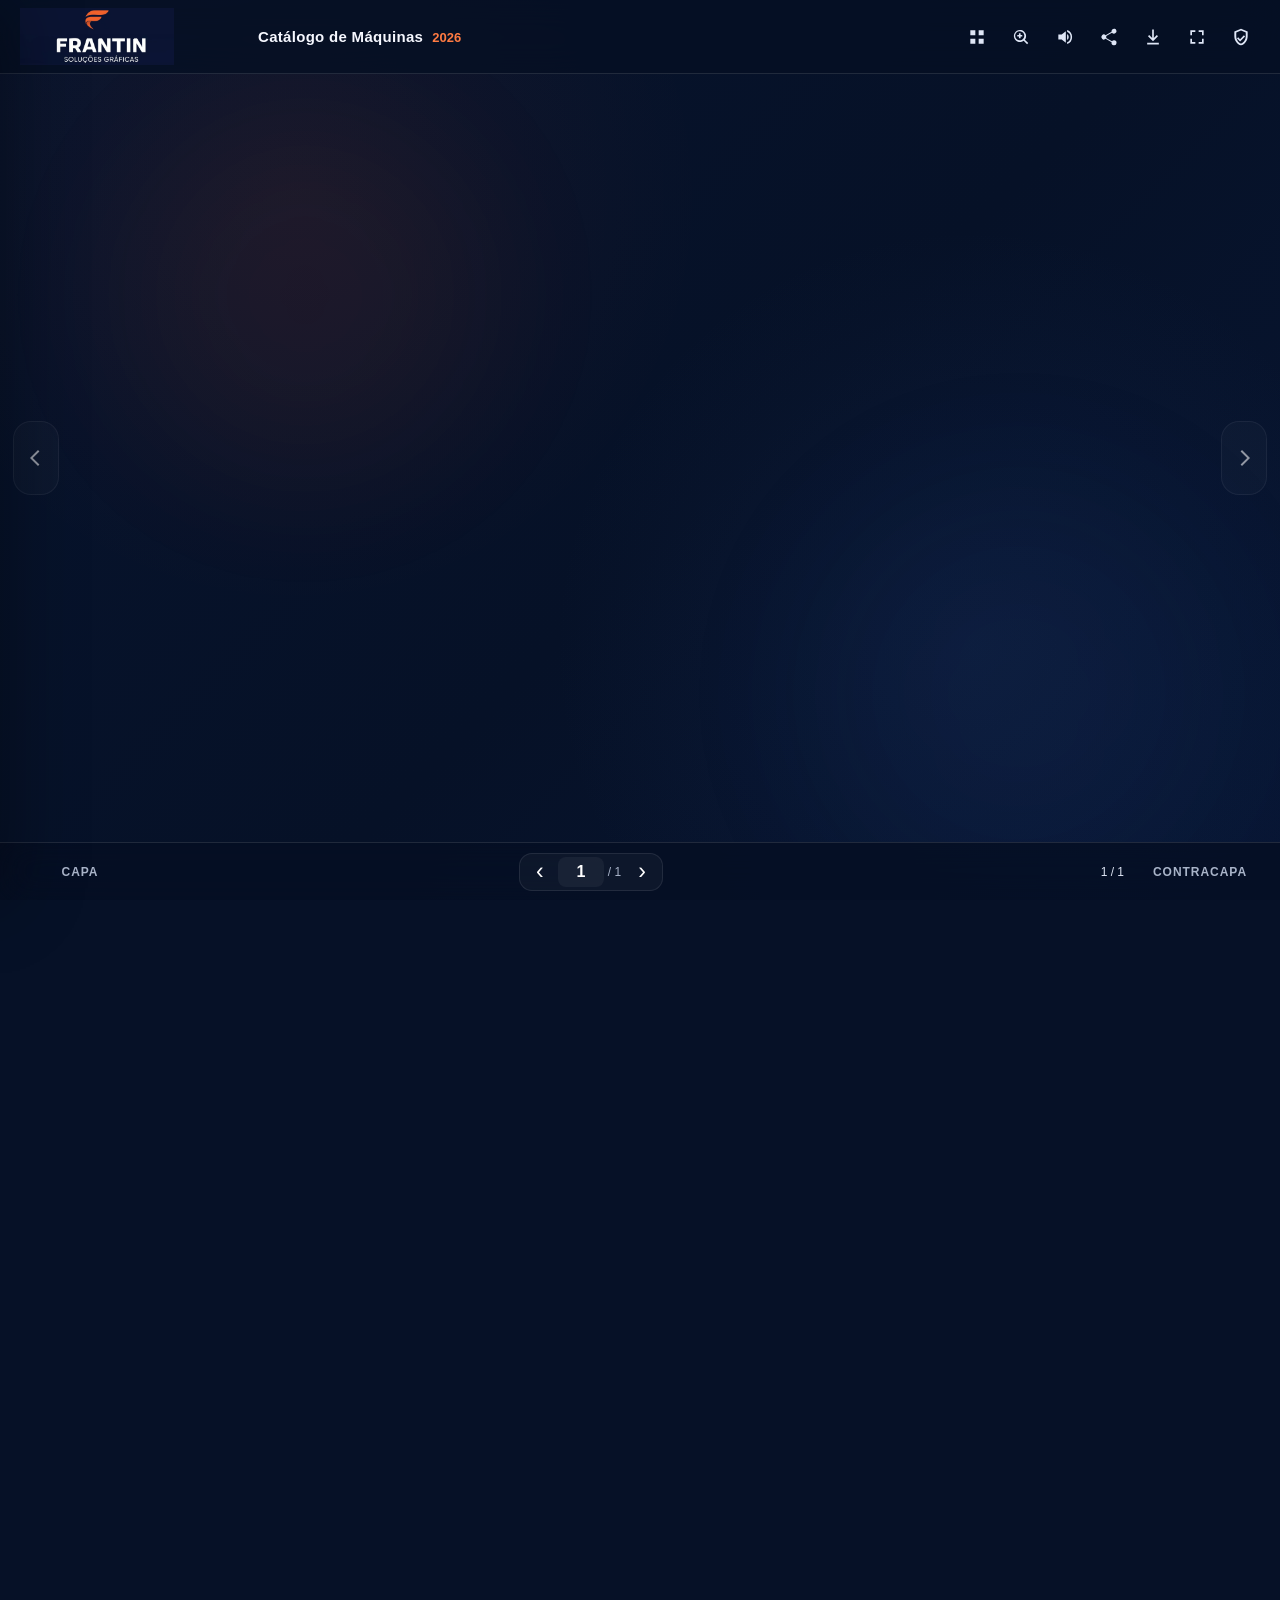
<file: index.html>
<!doctype html>
<html lang="pt-BR"><head><meta charset="utf-8"><meta name="viewport" content="width=device-width,initial-scale=1"><meta http-equiv="refresh" content="0;url=maquinas/"><meta name="robots" content="noindex"><title>Catálogos Frantin</title></head><body><p><a href="maquinas/">Abrir Catálogo de Máquinas</a></p></body></html>
</file>
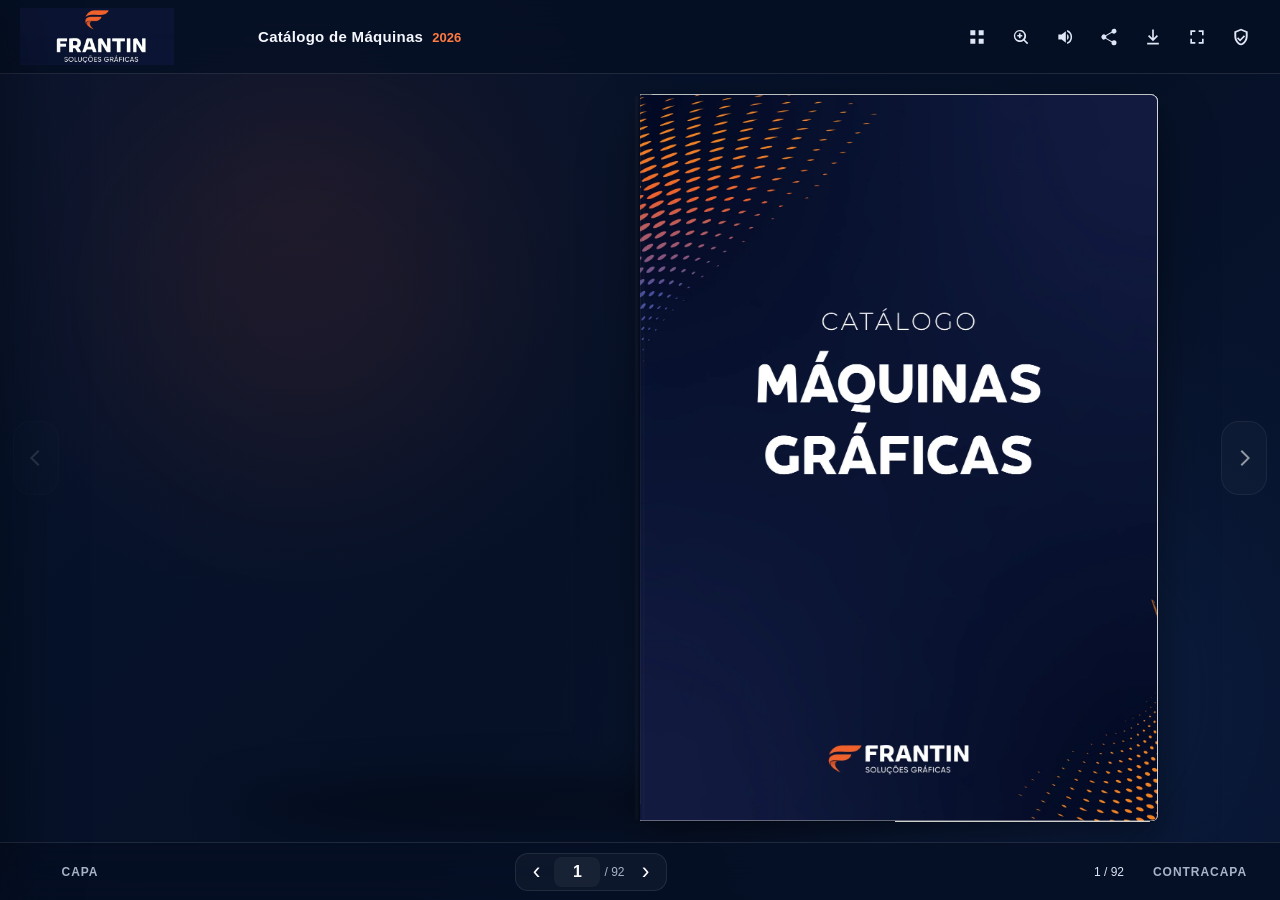
<file: maquinas/index.html>
<!doctype html>
<html lang="pt-BR">
<head>
  <meta charset="utf-8">
  <meta name="viewport" content="width=device-width, initial-scale=1, viewport-fit=cover">
  <meta name="theme-color" content="#081634">
  <meta name="referrer" content="no-referrer">
  <meta http-equiv="Content-Security-Policy" content="default-src 'self' data: blob:; img-src 'self' data: blob:; style-src 'self'; script-src 'self'; connect-src 'none'; object-src 'none'; base-uri 'none'; form-action 'none'">
  <meta name="description" content="Catálogo Frantin — Máquinas Gráficas">
  <meta property="og:type" content="website">
  <meta property="og:title" content="Catálogo Frantin — Máquinas Gráficas">
  <meta property="og:description" content="Catálogo digital de máquinas Frantin.">
  <meta property="og:url" content="https://catalogo.frantin.com.br/maquinas/">
  <link rel="canonical" href="https://catalogo.frantin.com.br/maquinas/">
  <link rel="icon" type="image/svg+xml" href="../static/brand/frantin-favicon.svg?v=2">
  <title>Catálogo Frantin — Máquinas</title>
  <link rel="stylesheet" href="../static/styles/base.css">
  <link rel="stylesheet" href="../static/styles/flipbook.css">
  <link rel="stylesheet" href="../static/styles/responsive.css">
</head>
<body>
  <div class="app-shell" id="appShell">
    <header class="topbar" aria-label="Controles do catálogo">
      <div class="brand" aria-label="Frantin Soluções Gráficas">
        <img src="../static/brand/frantin-wordmark.webp" alt="Frantin Soluções Gráficas">
      </div>

      <div class="catalog-title">
        <strong id="catalogHeaderTitle">Catálogo de Máquinas</strong>
        <span id="catalogEdition">2026</span>
      </div>

      <nav class="toolbar" aria-label="Ferramentas do catálogo">
        <button class="icon-button" id="thumbsButton" type="button" aria-label="Abrir miniaturas" aria-expanded="false" title="Miniaturas">
          <svg viewBox="0 0 24 24" aria-hidden="true"><path d="M4 4h6v6H4V4Zm10 0h6v6h-6V4ZM4 14h6v6H4v-6Zm10 0h6v6h-6v-6Z"/></svg>
        </button>
        <button class="icon-button" id="zoomButton" type="button" aria-label="Ampliar página atual" title="Ampliar">
          <svg viewBox="0 0 24 24" aria-hidden="true"><path d="m20.7 19.3-4.1-4.1a7.3 7.3 0 1 0-1.4 1.4l4.1 4.1 1.4-1.4ZM5 10.5a5.5 5.5 0 1 1 11 0 5.5 5.5 0 0 1-11 0Zm4.5-3h2v2h2v2h-2v2h-2v-2h-2v-2h2v-2Z"/></svg>
        </button>
        <button class="icon-button" id="soundButton" type="button" aria-label="Ativar som de página" aria-pressed="false" title="Som de página">
          <svg class="sound-on" viewBox="0 0 24 24" aria-hidden="true"><path d="M4 9v6h4l5 4V5L8 9H4Zm12.5 3a4.5 4.5 0 0 0-2-3.7v7.4a4.5 4.5 0 0 0 2-3.7Zm-2-8.5v2.1a7 7 0 0 1 0 12.8v2.1a9 9 0 0 0 0-17Z"/></svg>
        </button>
        <button class="icon-button" id="shareButton" type="button" aria-label="Compartilhar página atual" title="Compartilhar">
          <svg viewBox="0 0 24 24" aria-hidden="true"><path d="M18 16a3 3 0 0 0-2.4 1.2l-7-4.1a3.1 3.1 0 0 0 0-2.2l7-4.1A3 3 0 1 0 15 5c0 .2 0 .4.1.6l-7.2 4.2a3 3 0 1 0 0 4.4l7.2 4.2A3 3 0 1 0 18 16Z"/></svg>
        </button>
        <a class="icon-button" id="downloadButton" href="#" aria-label="Baixar PDF" title="Baixar PDF">
          <svg viewBox="0 0 24 24" aria-hidden="true"><path d="M11 3h2v10.2l3.6-3.6 1.4 1.4-6 6-6-6 1.4-1.4 3.6 3.6V3ZM5 19h14v2H5v-2Z"/></svg>
        </a>
        <button class="icon-button" id="fullscreenButton" type="button" aria-label="Entrar em tela cheia" title="Tela cheia">
          <svg viewBox="0 0 24 24" aria-hidden="true"><path d="M4 4h6v2H6v4H4V4Zm10 0h6v6h-2V6h-4V4ZM4 14h2v4h4v2H4v-6Zm14 0h2v6h-6v-2h4v-4Z"/></svg>
        </button>
        <a class="icon-button" href="../privacidade/" aria-label="Política de Privacidade" title="Privacidade">
          <svg viewBox="0 0 24 24" aria-hidden="true"><path d="M12 2 4 5.5V11c0 5.2 3.4 9.9 8 11 4.6-1.1 8-5.8 8-11V5.5L12 2Zm0 2.2 5.7 2.5V11c0 3.9-2.4 7.7-5.7 8.8C8.7 18.7 6.3 14.9 6.3 11V6.7L12 4.2Zm-1.1 10.4-2.3-2.3-1.4 1.4 3.7 3.7 6-6-1.4-1.4-4.6 4.6Z"/></svg>
        </a>
      </nav>
    </header>

    <main class="viewer" id="viewer">
      <div class="ambient-glow glow-a" aria-hidden="true"></div>
      <div class="ambient-glow glow-b" aria-hidden="true"></div>

      <button class="edge-button edge-prev" id="prevButton" type="button" aria-label="Página anterior">
        <svg viewBox="0 0 24 24" aria-hidden="true"><path d="m15.4 5.4-1.4-1.4-8 8 8 8 1.4-1.4L8.8 12l6.6-6.6Z"/></svg>
      </button>

      <section class="book-zone" id="bookZone" aria-label="Catálogo Frantin interativo">
        <div class="book-stage intro" id="bookStage">
          <div class="book-shadow" aria-hidden="true"></div>
          <div class="book-landscape" id="landscapeBook" aria-hidden="false"></div>
          <div class="book-portrait" id="portraitBook" aria-hidden="true">
            <div class="portrait-underlay"><img id="portraitUnderlay" alt=""></div>
            <div class="portrait-sheet" id="portraitSheet">
              <div class="portrait-face portrait-front"><img id="portraitFront" alt=""></div>
              <div class="portrait-face portrait-back"><img id="portraitBack" alt=""></div>
            </div>
          </div>
        </div>
      </section>

      <button class="edge-button edge-next" id="nextButton" type="button" aria-label="Próxima página">
        <svg viewBox="0 0 24 24" aria-hidden="true"><path d="M8.6 18.6 10 20l8-8-8-8-1.4 1.4 6.6 6.6-6.6 6.6Z"/></svg>
      </button>
    </main>

    <footer class="bottom-bar">
      <button class="text-button" id="firstButton" type="button">Capa</button>
      <div class="page-control" aria-label="Navegação por página">
        <button class="small-nav" id="bottomPrev" type="button" aria-label="Página anterior">‹</button>
        <label for="pageInput" class="sr-only">Ir para página</label>
        <input id="pageInput" type="number" min="1" max="1" inputmode="numeric" value="1" aria-label="Página atual">
        <span class="page-total" id="pageTotal">/ 1</span>
        <button class="small-nav" id="bottomNext" type="button" aria-label="Próxima página">›</button>
      </div>
      <div class="spread-indicator" id="spreadIndicator" aria-live="polite">1 / 1</div>
      <button class="text-button" id="lastButton" type="button">Contracapa</button>
    </footer>
  </div>

  <aside class="thumbs-panel" id="thumbsPanel" aria-hidden="true" aria-label="Miniaturas das páginas">
    <div class="thumbs-head">
      <div>
        <strong>Páginas</strong>
        <span id="thumbsCount">1 página</span>
      </div>
      <button class="icon-button" id="closeThumbs" type="button" aria-label="Fechar miniaturas">
        <svg viewBox="0 0 24 24" aria-hidden="true"><path d="m6.7 5.3-1.4 1.4 5.3 5.3-5.3 5.3 1.4 1.4 5.3-5.3 5.3 5.3 1.4-1.4-5.3-5.3 5.3-5.3-1.4-1.4-5.3 5.3-5.3-5.3Z"/></svg>
      </button>
    </div>
    <div class="thumbs-grid" id="thumbsGrid"></div>
  </aside>
  <div class="drawer-backdrop" id="drawerBackdrop" hidden></div>

  <div class="zoom-overlay" id="zoomOverlay" hidden role="dialog" aria-modal="true" aria-label="Visualização ampliada da página">
    <div class="zoom-toolbar">
      <div class="zoom-page-picker" aria-label="Selecionar página ampliada">
        <button class="zoom-control zoom-page-nav" id="zoomPagePrev" type="button" aria-label="Página anterior no zoom">‹</button>
        <label for="zoomPageInput" class="sr-only">Página para ampliar</label>
        <input id="zoomPageInput" class="zoom-page-input" type="number" min="1" max="1" inputmode="numeric" value="1" aria-label="Página ampliada">
        <span class="zoom-page-total" id="zoomPageTotal">/ 1</span>
        <button class="zoom-control zoom-page-nav" id="zoomPageNext" type="button" aria-label="Próxima página no zoom">›</button>
        <span id="zoomLabel" class="zoom-page-label">Página 1</span>
      </div>
      <div class="zoom-actions">
        <button class="zoom-control" id="zoomOut" type="button" aria-label="Diminuir zoom">−</button>
        <button class="zoom-control" id="zoomReset" type="button" aria-label="Restaurar zoom">100%</button>
        <button class="zoom-control" id="zoomIn" type="button" aria-label="Aumentar zoom">+</button>
        <button class="icon-button" id="closeZoom" type="button" aria-label="Fechar visualização ampliada">
          <svg viewBox="0 0 24 24" aria-hidden="true"><path d="m6.7 5.3-1.4 1.4 5.3 5.3-5.3 5.3 1.4 1.4 5.3-5.3 5.3 5.3 1.4-1.4-5.3-5.3 5.3-5.3-1.4-1.4-5.3 5.3-5.3-5.3Z"/></svg>
        </button>
      </div>
    </div>
    <div class="zoom-canvas" id="zoomCanvas">
      <img id="zoomImage" alt="Página ampliada do catálogo">
    </div>
  </div>

  <div class="toast" id="toast" role="status" aria-live="polite"></div>
  <div class="sr-only" id="liveRegion" aria-live="polite"></div>

  <script defer src="../catalogs/maquinas/catalog.js"></script>
  <script defer src="../static/js/config.js"></script>
  <script defer src="../static/js/state.js"></script>
  <script defer src="../static/js/page-turn.js"></script>
  <script defer src="../static/js/ui.js"></script>
  <script defer src="../static/js/app.js"></script>
</body>
</html>
</file>
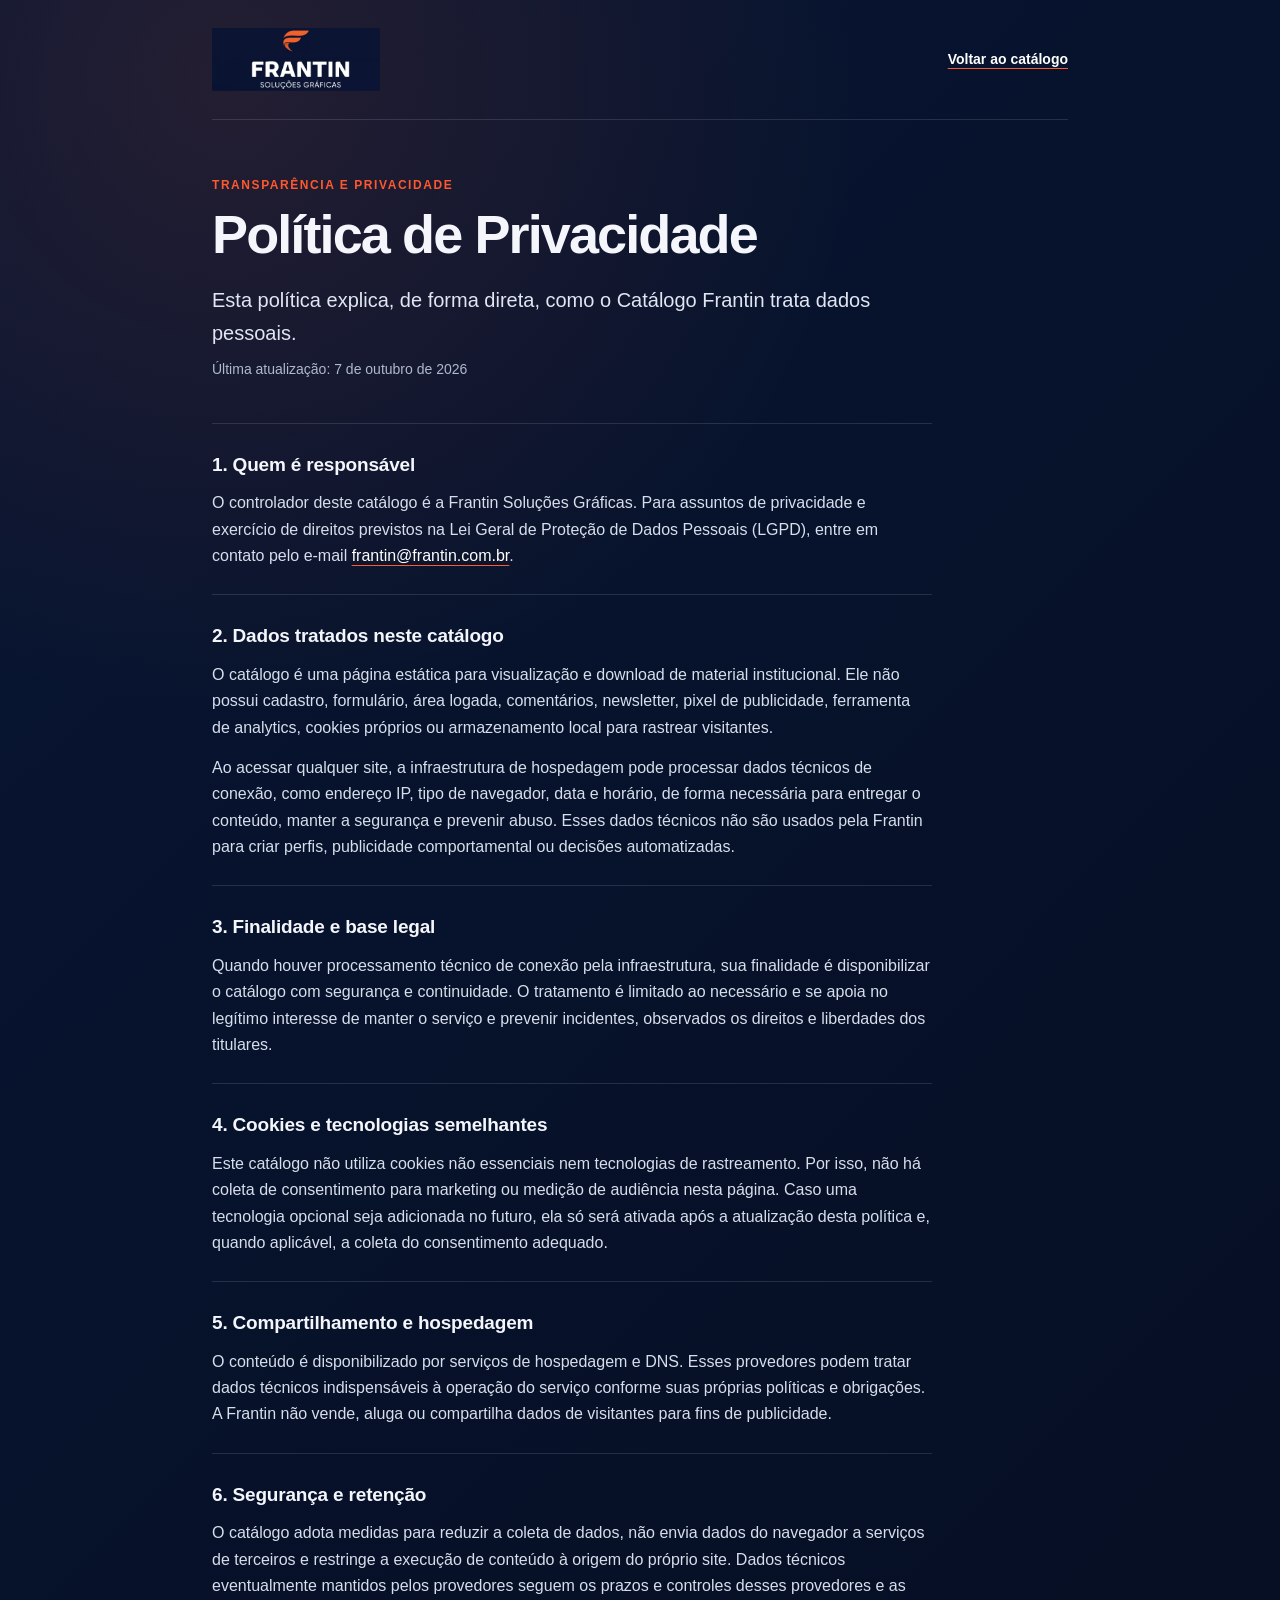
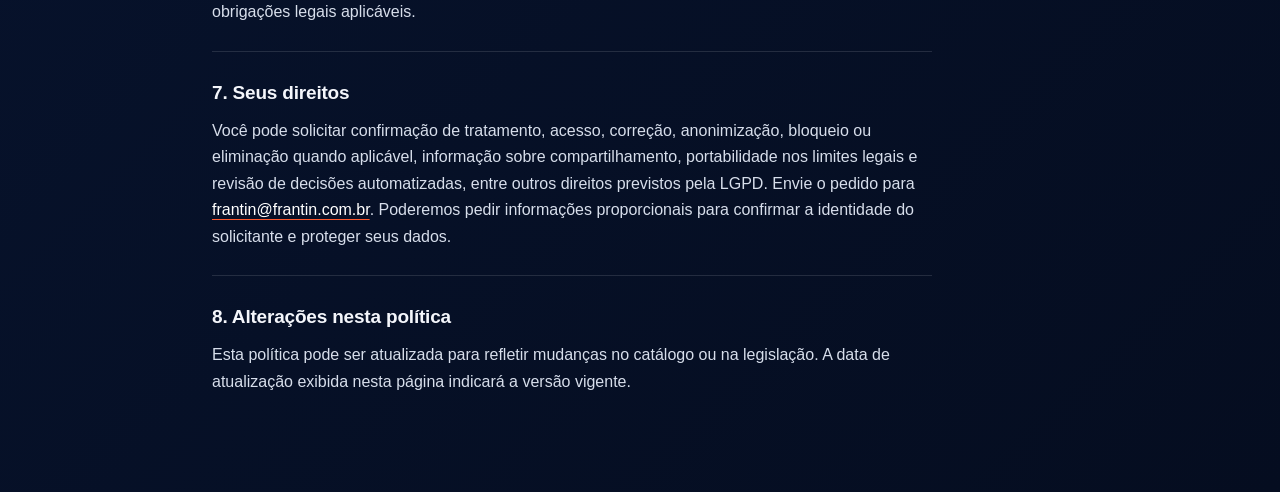
<file: privacidade/index.html>
<!doctype html>
<html lang="pt-BR">
<head>
  <meta charset="utf-8">
  <meta name="viewport" content="width=device-width, initial-scale=1, viewport-fit=cover">
  <meta name="theme-color" content="#081634">
  <meta name="referrer" content="no-referrer">
  <meta http-equiv="Content-Security-Policy" content="default-src 'self'; img-src 'self' data:; style-src 'self'; base-uri 'none'; form-action 'none'; object-src 'none'; frame-ancestors 'none'; connect-src 'none'">
  <meta name="description" content="Política de Privacidade do Catálogo Frantin.">
  <meta name="robots" content="index,follow">
  <link rel="canonical" href="https://catalogo.frantin.com.br/privacidade/">
  <link rel="icon" type="image/svg+xml" href="../static/brand/frantin-favicon.svg?v=2">
  <link rel="stylesheet" href="../static/styles/privacy.css">
  <title>Privacidade | Frantin</title>
</head>
<body>
  <main class="privacy-page">
    <header class="privacy-header">
      <a class="brand" href="../maquinas/" aria-label="Voltar ao Catálogo Frantin">
        <img src="../static/brand/frantin-wordmark.webp" alt="Frantin Soluções Gráficas">
      </a>
      <a class="back-link" href="../maquinas/">Voltar ao catálogo</a>
    </header>

    <article class="privacy-content">
      <p class="eyebrow">TRANSPARÊNCIA E PRIVACIDADE</p>
      <h1>Política de Privacidade</h1>
      <p class="lead">Esta política explica, de forma direta, como o Catálogo Frantin trata dados pessoais.</p>
      <p class="updated">Última atualização: 7 de outubro de 2026</p>

      <section>
        <h2>1. Quem é responsável</h2>
        <p>O controlador deste catálogo é a Frantin Soluções Gráficas. Para assuntos de privacidade e exercício de direitos previstos na Lei Geral de Proteção de Dados Pessoais (LGPD), entre em contato pelo e-mail <a href="mailto:frantin@frantin.com.br">frantin@frantin.com.br</a>.</p>
      </section>

      <section>
        <h2>2. Dados tratados neste catálogo</h2>
        <p>O catálogo é uma página estática para visualização e download de material institucional. Ele não possui cadastro, formulário, área logada, comentários, newsletter, pixel de publicidade, ferramenta de analytics, cookies próprios ou armazenamento local para rastrear visitantes.</p>
        <p>Ao acessar qualquer site, a infraestrutura de hospedagem pode processar dados técnicos de conexão, como endereço IP, tipo de navegador, data e horário, de forma necessária para entregar o conteúdo, manter a segurança e prevenir abuso. Esses dados técnicos não são usados pela Frantin para criar perfis, publicidade comportamental ou decisões automatizadas.</p>
      </section>

      <section>
        <h2>3. Finalidade e base legal</h2>
        <p>Quando houver processamento técnico de conexão pela infraestrutura, sua finalidade é disponibilizar o catálogo com segurança e continuidade. O tratamento é limitado ao necessário e se apoia no legítimo interesse de manter o serviço e prevenir incidentes, observados os direitos e liberdades dos titulares.</p>
      </section>

      <section>
        <h2>4. Cookies e tecnologias semelhantes</h2>
        <p>Este catálogo não utiliza cookies não essenciais nem tecnologias de rastreamento. Por isso, não há coleta de consentimento para marketing ou medição de audiência nesta página. Caso uma tecnologia opcional seja adicionada no futuro, ela só será ativada após a atualização desta política e, quando aplicável, a coleta do consentimento adequado.</p>
      </section>

      <section>
        <h2>5. Compartilhamento e hospedagem</h2>
        <p>O conteúdo é disponibilizado por serviços de hospedagem e DNS. Esses provedores podem tratar dados técnicos indispensáveis à operação do serviço conforme suas próprias políticas e obrigações. A Frantin não vende, aluga ou compartilha dados de visitantes para fins de publicidade.</p>
      </section>

      <section>
        <h2>6. Segurança e retenção</h2>
        <p>O catálogo adota medidas para reduzir a coleta de dados, não envia dados do navegador a serviços de terceiros e restringe a execução de conteúdo à origem do próprio site. Dados técnicos eventualmente mantidos pelos provedores seguem os prazos e controles desses provedores e as obrigações legais aplicáveis.</p>
      </section>

      <section>
        <h2>7. Seus direitos</h2>
        <p>Você pode solicitar confirmação de tratamento, acesso, correção, anonimização, bloqueio ou eliminação quando aplicável, informação sobre compartilhamento, portabilidade nos limites legais e revisão de decisões automatizadas, entre outros direitos previstos pela LGPD. Envie o pedido para <a href="mailto:frantin@frantin.com.br?subject=Solicita%C3%A7%C3%A3o%20LGPD%20-%20Cat%C3%A1logo">frantin@frantin.com.br</a>. Poderemos pedir informações proporcionais para confirmar a identidade do solicitante e proteger seus dados.</p>
      </section>

      <section>
        <h2>8. Alterações nesta política</h2>
        <p>Esta política pode ser atualizada para refletir mudanças no catálogo ou na legislação. A data de atualização exibida nesta página indicará a versão vigente.</p>
      </section>
    </article>
  </main>
</body>
</html>
</file>
<file: static/styles/base.css>
:root {
  --navy-950: #061127;
  --navy-900: #081634;
  --navy-850: #0b1a3d;
  --navy-800: #0e214b;
  --orange: #f15b2a;
  --orange-soft: #ff7b42;
  --paper: #f8f8f6;
  --ink: #f6f8ff;
  --muted: #a9b4c9;
  --line: rgba(255,255,255,.11);
  --shadow: rgba(1, 7, 20, .55);
  --page-ratio: 0.71251855;
  --topbar-h: 74px;
  --bottombar-h: 58px;
}

* { box-sizing: border-box; }
[hidden] { display: none !important; }
html, body { margin: 0; width: 100%; min-height: 100%; background: var(--navy-950); }
body {
  min-height: 100vh;
  min-height: 100dvh;
  overflow: hidden;
  color: var(--ink);
  font-family: Inter, ui-sans-serif, -apple-system, BlinkMacSystemFont, "Segoe UI", Roboto, Helvetica, Arial, sans-serif;
  -webkit-font-smoothing: antialiased;
  text-rendering: optimizeLegibility;
}
button, input, a { font: inherit; }
button, a { -webkit-tap-highlight-color: transparent; }
button { color: inherit; }
svg { display: block; width: 100%; height: 100%; fill: currentColor; }

.app-shell {
  display: grid;
  grid-template-rows: var(--topbar-h) minmax(0, 1fr) var(--bottombar-h);
  height: 100vh;
  height: 100dvh;
  background:
    radial-gradient(circle at 23% 22%, rgba(241, 91, 42, .06), transparent 34%),
    radial-gradient(circle at 76% 72%, rgba(54, 89, 160, .11), transparent 36%),
    linear-gradient(135deg, #07142e 0%, #061127 55%, #081633 100%);
}

.topbar {
  position: relative;
  z-index: 30;
  display: grid;
  grid-template-columns: minmax(155px, 220px) 1fr auto;
  align-items: center;
  gap: 18px;
  padding: 0 20px;
  border-bottom: 1px solid var(--line);
  background: rgba(5, 15, 35, .8);
  backdrop-filter: blur(18px);
}

.brand { height: 64px; overflow: visible; display: flex; align-items: center; min-width: 0; }
.brand img {
  width: 154px;
  max-width: 100%;
  height: auto;
  display: block;
  object-fit: contain;
}

.catalog-title { display: flex; align-items: baseline; gap: 9px; min-width: 0; }
.catalog-title strong { font-size: 15px; letter-spacing: .02em; white-space: nowrap; overflow: hidden; text-overflow: ellipsis; }
.catalog-title span { color: var(--orange-soft); font-weight: 700; font-size: 13px; }

.toolbar { display: flex; align-items: center; gap: 6px; }
.icon-button {
  width: 38px;
  height: 38px;
  display: grid;
  place-items: center;
  border: 1px solid transparent;
  border-radius: 11px;
  color: #dfe6f6;
  background: transparent;
  cursor: pointer;
  text-decoration: none;
  transition: background .18s ease, border-color .18s ease, transform .18s ease, color .18s ease;
}
.icon-button svg { width: 20px; height: 20px; }
.icon-button:hover { background: rgba(255,255,255,.07); border-color: rgba(255,255,255,.09); color: white; transform: translateY(-1px); }
.icon-button:active { transform: translateY(0) scale(.96); }
.icon-button[aria-pressed="true"] { color: var(--orange-soft); background: rgba(241,91,42,.12); }
.icon-button:focus-visible, .text-button:focus-visible, .small-nav:focus-visible, input:focus-visible, .edge-button:focus-visible, .thumb-card:focus-visible, .zoom-control:focus-visible {
  outline: 2px solid #ff8a57;
  outline-offset: 2px;
}

.viewer {
  position: relative;
  min-height: 0;
  overflow: hidden;
  display: grid;
  grid-template-columns: 72px minmax(0, 1fr) 72px;
  align-items: center;
  isolation: isolate;
}

.ambient-glow { position: absolute; border-radius: 50%; filter: blur(80px); opacity: .22; pointer-events: none; z-index: -2; }
.glow-a { width: 380px; height: 380px; background: rgba(241,91,42,.24); left: 9%; top: 4%; animation: driftA 12s ease-in-out infinite alternate; }
.glow-b { width: 420px; height: 420px; background: rgba(33,76,153,.32); right: 4%; bottom: -8%; animation: driftB 15s ease-in-out infinite alternate; }
@keyframes driftA { to { transform: translate(45px, 30px) scale(1.08); } }
@keyframes driftB { to { transform: translate(-35px, -22px) scale(.92); } }

.book-zone { min-width: 0; min-height: 0; height: 100%; display: grid; place-items: center; padding: 18px 8px; }
.edge-button {
  justify-self: center;
  width: 46px;
  height: 74px;
  border: 1px solid rgba(255,255,255,.08);
  border-radius: 18px;
  background: rgba(255,255,255,.035);
  color: rgba(255,255,255,.77);
  cursor: pointer;
  opacity: .72;
  transition: opacity .2s ease, background .2s ease, transform .2s ease;
}
.edge-button svg { width: 24px; margin: auto; }
.edge-button:hover { opacity: 1; background: rgba(255,255,255,.08); transform: scale(1.04); }
.edge-button:disabled { opacity: .18; pointer-events: none; }

.bottom-bar {
  position: relative;
  z-index: 25;
  display: grid;
  grid-template-columns: 120px 1fr auto 120px;
  align-items: center;
  gap: 16px;
  padding: 0 20px;
  border-top: 1px solid var(--line);
  background: rgba(5, 15, 35, .83);
  backdrop-filter: blur(18px);
}
.text-button {
  border: 0;
  background: transparent;
  color: var(--muted);
  font-size: 12px;
  font-weight: 700;
  text-transform: uppercase;
  letter-spacing: .08em;
  cursor: pointer;
  transition: color .18s ease;
}
.text-button:hover { color: white; }
.page-control { justify-self: center; display: flex; align-items: center; gap: 4px; border: 1px solid rgba(255,255,255,.09); border-radius: 13px; padding: 3px 6px; background: rgba(255,255,255,.035); }
.page-control input {
  width: 46px;
  height: 30px;
  border: 0;
  border-radius: 8px;
  color: white;
  background: rgba(255,255,255,.05);
  text-align: center;
  font-weight: 700;
  appearance: textfield;
}
.page-control input::-webkit-inner-spin-button { display: none; }
.page-total { color: var(--muted); font-size: 12px; padding-right: 3px; }
.small-nav { width: 28px; height: 30px; border: 0; border-radius: 8px; background: transparent; color: white; cursor: pointer; font-size: 23px; line-height: 1; }
.small-nav:hover { background: rgba(255,255,255,.07); }
.spread-indicator { justify-self: end; min-width: 82px; color: #dce3f2; font-size: 12px; font-variant-numeric: tabular-nums; text-align: right; }

.sr-only { position: absolute !important; width: 1px !important; height: 1px !important; padding: 0 !important; margin: -1px !important; overflow: hidden !important; clip: rect(0,0,0,0) !important; white-space: nowrap !important; border: 0 !important; }
.toast {
  position: fixed;
  left: 50%;
  bottom: calc(var(--bottombar-h) + 18px);
  z-index: 100;
  transform: translate(-50%, 12px);
  padding: 10px 14px;
  border: 1px solid rgba(255,255,255,.12);
  border-radius: 12px;
  color: white;
  background: rgba(5,15,35,.93);
  box-shadow: 0 16px 38px rgba(0,0,0,.28);
  opacity: 0;
  pointer-events: none;
  transition: opacity .2s ease, transform .2s ease;
  font-size: 13px;
}
.toast.show { opacity: 1; transform: translate(-50%, 0); }

@media (prefers-reduced-motion: reduce) {
  *, *::before, *::after { animation-duration: .001ms !important; animation-iteration-count: 1 !important; scroll-behavior: auto !important; transition-duration: .001ms !important; }
}
</file>
<file: static/styles/flipbook.css>
/* Book surface ---------------------------------------------------------- */
.book-stage {
  position: relative;
  width: min(1180px, calc((100vh - var(--topbar-h) - var(--bottombar-h) - 42px) * 1.425));
  max-width: 96%;
  aspect-ratio: 1.425 / 1;
  perspective: 2600px;
  perspective-origin: 50% 48%;
  user-select: none;
  -webkit-user-select: none;
  touch-action: none;
  filter: drop-shadow(0 28px 30px rgba(0,0,0,.24));
}
.book-stage.intro { animation: bookArrival .9s cubic-bezier(.16,1,.3,1) both; }
@keyframes bookArrival {
  0% { opacity: 0; transform: translateY(24px) scale(.965); filter: drop-shadow(0 10px 10px rgba(0,0,0,.12)); }
  100% { opacity: 1; transform: translateY(0) scale(1); }
}
.book-shadow {
  position: absolute;
  left: 7%;
  right: 7%;
  bottom: -5%;
  height: 7%;
  border-radius: 50%;
  background: rgba(0,0,0,.34);
  filter: blur(24px);
  transform: translateZ(-200px);
  pointer-events: none;
}

.book-landscape {
  position: absolute;
  inset: 0;
  transform-style: preserve-3d;
}
/* Centro visual do catálogo: apenas dobra/sombra de papel, sem grampos desenhados. */
.book-landscape::before {
  content: "";
  position: absolute;
  z-index: 520;
  left: 50%;
  top: .25%;
  bottom: .25%;
  width: 12px;
  transform: translateX(-6px) translateZ(5px);
  pointer-events: none;
  background: linear-gradient(90deg,
    transparent 0%,
    rgba(255,255,255,.045) 22%,
    rgba(0,0,0,.10) 43%,
    rgba(0,0,0,.20) 50%,
    rgba(0,0,0,.08) 58%,
    rgba(255,255,255,.035) 78%,
    transparent 100%);
  opacity: .72;
}


.sheet {
  position: absolute;
  top: 0;
  left: 50%;
  width: 50%;
  height: 100%;
  transform-origin: left center;
  transform-style: preserve-3d;
  will-change: transform;
}
.sheet.cover-sheet .page-face {
  box-shadow: 0 1px 2px rgba(0,0,0,.12), 0 9px 30px rgba(0,0,0,.12);
}
.page-face {
  position: absolute;
  inset: 0;
  overflow: hidden;
  background: var(--paper);
  backface-visibility: hidden;
  -webkit-backface-visibility: hidden;
  transform-style: preserve-3d;
}
.page-face.front {
  transform: translateZ(.25px);
  border-radius: 1px 6px 6px 1px;
}
.page-face.back {
  transform: rotateY(180deg) translateZ(.25px);
  border-radius: 6px 1px 1px 6px;
}
.page-face img {
  width: 100%;
  height: 100%;
  display: block;
  object-fit: cover;
  pointer-events: none;
}

/* Soft paper fold ------------------------------------------------------- */
.soft-turn-canvas {
  position: absolute;
  inset: 0;
  z-index: 700;
  display: block;
  pointer-events: none;
  overflow: visible;
  filter: drop-shadow(0 11px 14px rgba(0,0,0,.13));
}
.soft-turn-canvas[hidden] { display: none !important; }

/* Portrait engine ------------------------------------------------------ */
.book-portrait {
  position: absolute;
  inset: 0;
  display: none;
}
.portrait-underlay,
.portrait-sheet,
.portrait-face {
  position: absolute;
  inset: 0;
}
.portrait-underlay,
.portrait-face {
  overflow: hidden;
  border-radius: 4px;
  background: var(--paper);
  box-shadow: 0 10px 30px rgba(0,0,0,.18);
}
.portrait-underlay img,
.portrait-face img {
  width: 100%;
  height: 100%;
  display: block;
  object-fit: cover;
  pointer-events: none;
}
.portrait-sheet { transform: none !important; }
.portrait-back { display: none; }

/* Thumbnails ----------------------------------------------------------- */
.thumbs-panel {
  position: fixed;
  z-index: 80;
  top: 0;
  left: 0;
  bottom: 0;
  width: min(390px, 88vw);
  display: grid;
  grid-template-rows: 78px minmax(0,1fr);
  background: rgba(7,18,42,.98);
  border-right: 1px solid rgba(255,255,255,.11);
  box-shadow: 20px 0 70px rgba(0,0,0,.32);
  transform: translateX(-102%);
  transition: transform .34s cubic-bezier(.2,.8,.2,1);
}
.thumbs-panel.open { transform: translateX(0); }
.thumbs-head {
  display: flex;
  align-items: center;
  justify-content: space-between;
  padding: 0 18px 0 22px;
  border-bottom: 1px solid rgba(255,255,255,.09);
}
.thumbs-head div { display: grid; gap: 4px; }
.thumbs-head strong { font-size: 16px; }
.thumbs-head span { font-size: 12px; color: var(--muted); }
.thumbs-grid {
  overflow: auto;
  padding: 16px;
  display: grid;
  grid-template-columns: repeat(2, minmax(0,1fr));
  gap: 14px;
  scrollbar-width: thin;
  scrollbar-color: rgba(255,255,255,.18) transparent;
}
.thumb-card {
  position: relative;
  border: 1px solid rgba(255,255,255,.08);
  border-radius: 10px;
  padding: 0;
  overflow: hidden;
  background: #101b37;
  cursor: pointer;
  transition: transform .18s ease, border-color .18s ease, box-shadow .18s ease;
}
.thumb-card:hover { transform: translateY(-2px); border-color: rgba(255,255,255,.22); }
.thumb-card.active { border-color: rgba(241,91,42,.95); box-shadow: 0 0 0 2px rgba(241,91,42,.22); }
.thumb-card img { width: 100%; display: block; aspect-ratio: var(--page-ratio) / 1; object-fit: cover; }
.thumb-card span {
  position: absolute;
  left: 7px;
  bottom: 7px;
  min-width: 27px;
  padding: 4px 7px;
  border-radius: 999px;
  background: rgba(5,15,35,.82);
  color: white;
  font-size: 10px;
  font-weight: 700;
  backdrop-filter: blur(8px);
}
.drawer-backdrop {
  position: fixed;
  z-index: 70;
  inset: 0;
  background: rgba(2,8,18,.52);
  backdrop-filter: blur(3px);
}

/* Zoom ----------------------------------------------------------------- */
.zoom-overlay {
  position: fixed;
  z-index: 120;
  inset: 0;
  display: grid;
  grid-template-rows: 58px minmax(0,1fr);
  background: rgba(4,10,23,.985);
}
.zoom-toolbar {
  display: flex;
  align-items: center;
  justify-content: space-between;
  gap: 14px;
  padding: 0 18px 0 22px;
  border-bottom: 1px solid rgba(255,255,255,.1);
}
.zoom-page-picker,
.zoom-actions {
  display: flex;
  align-items: center;
  gap: 6px;
}
.zoom-page-picker { min-width: 0; }
.zoom-page-input {
  width: 54px;
  height: 36px;
  border: 1px solid rgba(255,255,255,.1);
  border-radius: 9px;
  color: white;
  background: rgba(255,255,255,.045);
  text-align: center;
  font-weight: 700;
  appearance: textfield;
}
.zoom-page-input::-webkit-inner-spin-button { display: none; }
.zoom-page-total,
.zoom-page-label {
  color: var(--muted);
  font-size: 12px;
  white-space: nowrap;
}
.zoom-page-label {
  margin-left: 4px;
  color: #dbe3f5;
  font-weight: 700;
}
.zoom-page-nav { font-size: 23px; line-height: 1; }
.zoom-control {
  min-width: 38px;
  height: 36px;
  border: 1px solid rgba(255,255,255,.1);
  border-radius: 9px;
  background: rgba(255,255,255,.045);
  color: white;
  cursor: pointer;
}
.zoom-control:hover { background: rgba(255,255,255,.09); }
.zoom-canvas {
  position: relative;
  overflow: auto;
  display: grid;
  place-items: start center;
  padding: 28px;
  cursor: grab;
}
.zoom-canvas.dragging { cursor: grabbing; }
.zoom-canvas img {
  width: min(900px, 88vw);
  max-width: none;
  height: auto;
  transform-origin: top center;
  transition: width .18s ease;
  box-shadow: 0 30px 70px rgba(0,0,0,.36);
  border-radius: 3px;
}
</file>
<file: static/styles/responsive.css>
@media (max-width: 980px) {
  :root { --topbar-h: 66px; }
  .topbar { grid-template-columns: 150px 1fr auto; padding: 0 12px; gap: 10px; }
  .brand img { width: 132px; }
  .catalog-title strong { font-size: 13px; }
  .toolbar { gap: 2px; }
  .icon-button { width: 36px; height: 36px; }
  .viewer { grid-template-columns: 54px minmax(0,1fr) 54px; }
  .edge-button { width: 40px; height: 66px; border-radius: 15px; }
}

@media (max-width: 760px), (max-aspect-ratio: 4/5) {
  :root { --topbar-h: 60px; --bottombar-h: 54px; }
  .app-shell { grid-template-rows: var(--topbar-h) minmax(0,1fr) var(--bottombar-h); }
  .topbar { grid-template-columns: 126px 1fr auto; padding: 0 8px 0 10px; }
  .brand { height: 52px; overflow: visible; }
  .brand img { width: 116px; }
  .catalog-title { display: none; }
  .toolbar .icon-button:nth-of-type(2), .toolbar .icon-button:nth-of-type(3) { display: none; }
  .toolbar { justify-self: end; }
  .toolbar .icon-button, .toolbar a.icon-button { width: 34px; height: 34px; }
  .viewer { grid-template-columns: 40px minmax(0,1fr) 40px; }
  .book-zone { padding: 10px 0; }
  .book-stage {
    width: min(86vw, calc((100vh - var(--topbar-h) - var(--bottombar-h) - 28px) * var(--page-ratio)));
    max-width: none;
    aspect-ratio: var(--page-ratio) / 1;
    perspective: 1900px;
  }
  .book-landscape { display: none; }
  .book-portrait { display: block; }
  .book-shadow { left: 8%; right: 8%; bottom: -4%; height: 6%; }
  .edge-button { width: 34px; height: 58px; border-radius: 13px; background: transparent; border-color: transparent; }
  .edge-button svg { width: 21px; }
  .bottom-bar { grid-template-columns: 1fr auto 1fr; gap: 8px; padding: 0 10px; }
  .bottom-bar > .text-button { display: none; }
  .page-control { justify-self: start; }
  .spread-indicator { grid-column: 3; justify-self: end; }
  .thumbs-panel { width: min(360px, 92vw); }
  .thumbs-grid { grid-template-columns: repeat(2, minmax(0,1fr)); }
  .zoom-toolbar { padding: 0 8px 0 12px; }
  .zoom-canvas { padding: 14px; }
  .zoom-canvas img { width: 92vw; }
}

@media (max-width: 430px) {
  .topbar { grid-template-columns: 112px 1fr; }
  .brand img { width: 108px; }
  .toolbar { overflow: hidden; }
  .toolbar #shareButton { display: none; }
  .viewer { grid-template-columns: 30px minmax(0,1fr) 30px; }
  .edge-button { width: 28px; padding: 0; }
  .book-stage { width: min(89vw, calc((100vh - var(--topbar-h) - var(--bottombar-h) - 24px) * var(--page-ratio))); }
  .bottom-bar { padding: 0 7px; }
  .page-control { transform: scale(.94); transform-origin: left center; }
  .spread-indicator { font-size: 11px; min-width: 70px; }
}


@media (max-width: 760px), (max-aspect-ratio: 4/5) {
  .zoom-toolbar { padding: 0 7px; gap: 6px; }
  .zoom-page-picker { gap: 3px; }
  .zoom-page-input { width: 44px; height: 34px; }
  .zoom-page-label { display: none; }
  .zoom-actions { gap: 3px; }
  .zoom-actions .zoom-control { min-width: 34px; }
}

@media (max-width: 430px) {
  .zoom-toolbar { grid-template-columns: 1fr auto; }
  .zoom-page-total { display: none; }
  .zoom-actions #zoomReset { display: none; }
}


@media (max-width: 760px), (max-aspect-ratio: 4/5) {
}
</file>
<file: static/styles/privacy.css>
:root {
  color-scheme: dark;
  --navy: #081634;
  --paper: #f4f6fb;
  --muted: #aeb9ce;
  --orange: #ff582e;
  --line: rgba(255, 255, 255, .12);
}

* { box-sizing: border-box; }
html { background: var(--navy); }
body {
  margin: 0;
  color: var(--paper);
  background: radial-gradient(circle at 18% 4%, rgba(241, 91, 42, .12), transparent 28%), linear-gradient(135deg, #081634, #050d20);
  font-family: Inter, ui-sans-serif, -apple-system, BlinkMacSystemFont, "Segoe UI", Roboto, Helvetica, Arial, sans-serif;
  line-height: 1.65;
}

.privacy-page { width: min(100%, 920px); min-height: 100vh; margin: 0 auto; padding: 28px 32px 72px; }
.privacy-header { display: flex; align-items: center; justify-content: space-between; gap: 24px; padding-bottom: 28px; border-bottom: 1px solid var(--line); }
.brand { display: inline-flex; width: 168px; }
.brand img { width: 100%; height: auto; }
.back-link, .privacy-content a { color: #fff; text-decoration-color: var(--orange); text-underline-offset: 4px; }
.back-link { font-size: 14px; font-weight: 700; }
.privacy-content { max-width: 720px; padding-top: 56px; }
.eyebrow { margin: 0 0 10px; color: var(--orange); font-size: 12px; font-weight: 800; letter-spacing: .13em; }
h1 { margin: 0; font-size: clamp(34px, 6vw, 54px); line-height: 1.08; letter-spacing: -.035em; }
.lead { margin: 20px 0 8px; color: #e0e6f2; font-size: 20px; }
.updated { margin: 0 0 42px; color: var(--muted); font-size: 14px; }
section { padding: 25px 0; border-top: 1px solid var(--line); }
h2 { margin: 0 0 10px; font-size: 19px; letter-spacing: -.01em; }
p { margin: 0; color: #d7deeb; }
p + p { margin-top: 14px; }
a:focus-visible { outline: 2px solid var(--orange); outline-offset: 4px; border-radius: 2px; }

@media (max-width: 620px) {
  .privacy-page { padding: 20px 20px 48px; }
  .privacy-header { padding-bottom: 20px; }
  .brand { width: 142px; }
  .privacy-content { padding-top: 40px; }
  .lead { font-size: 18px; }
}
</file>
